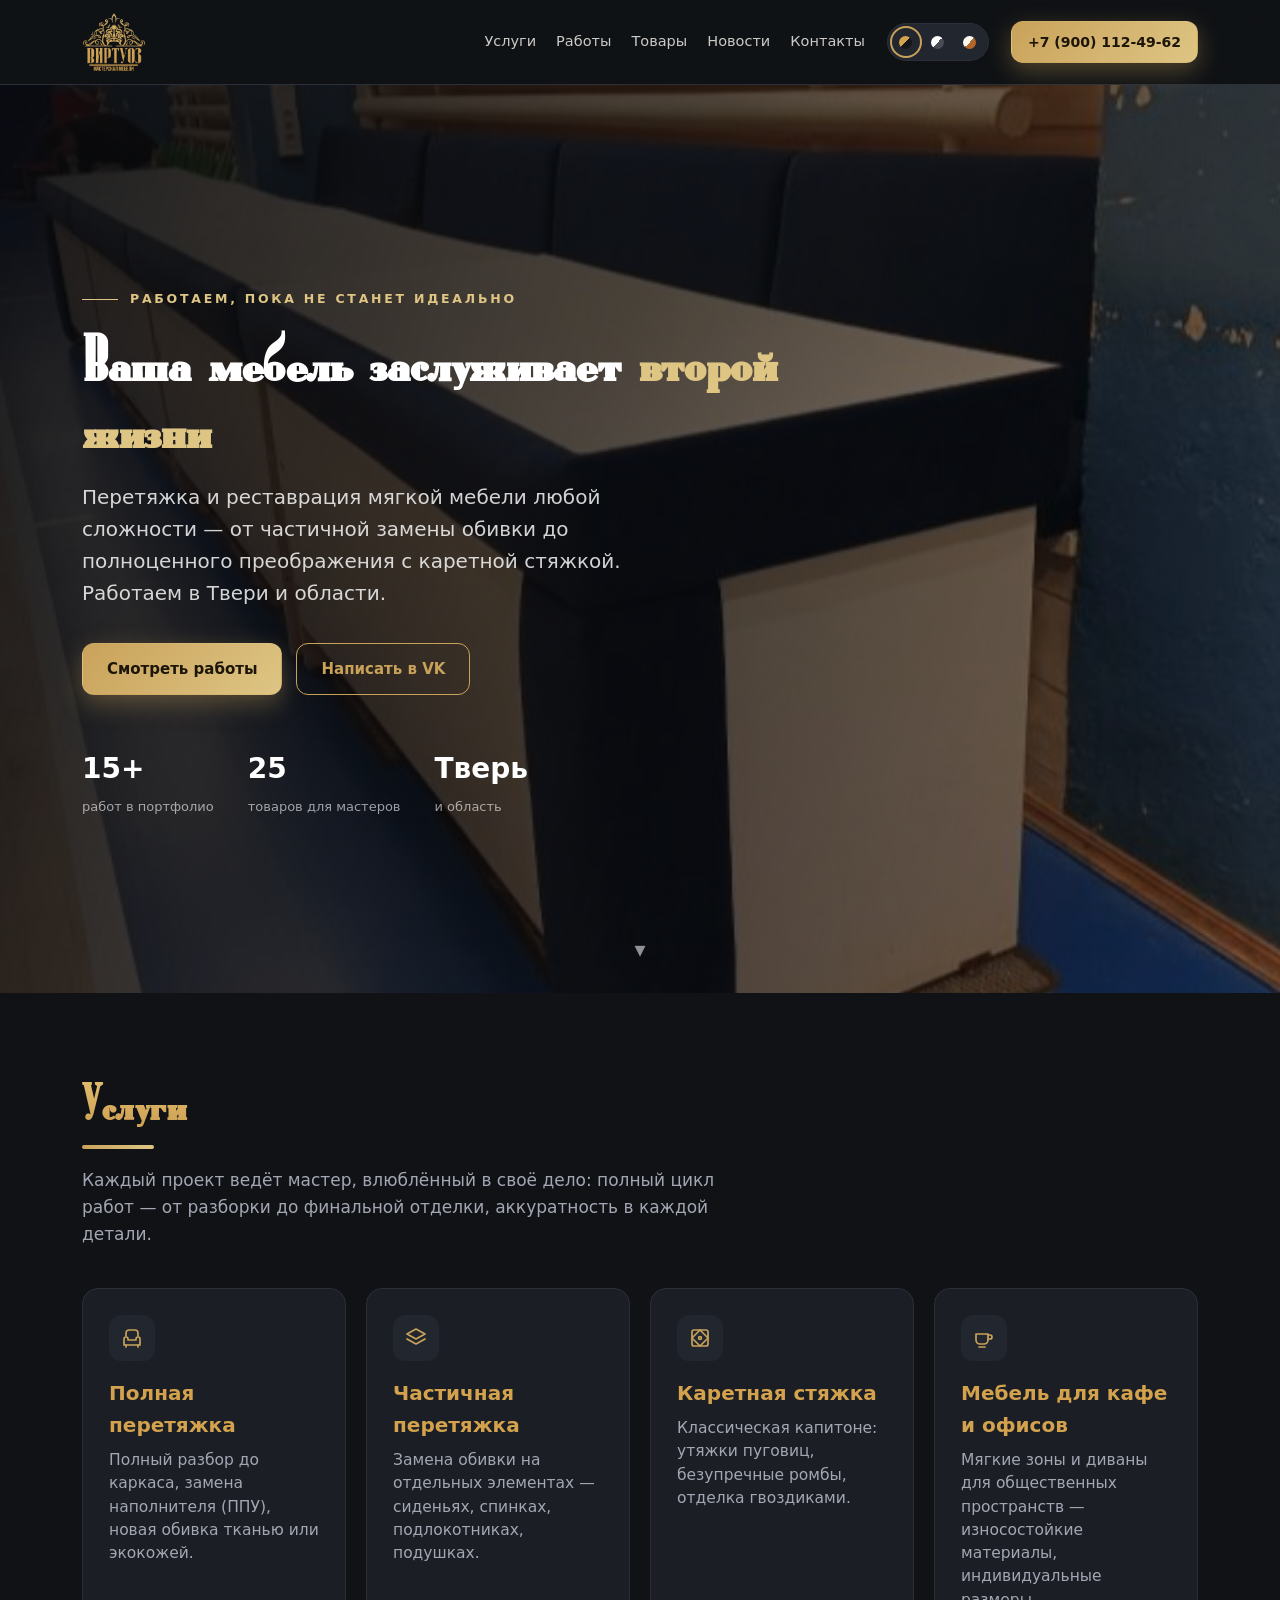
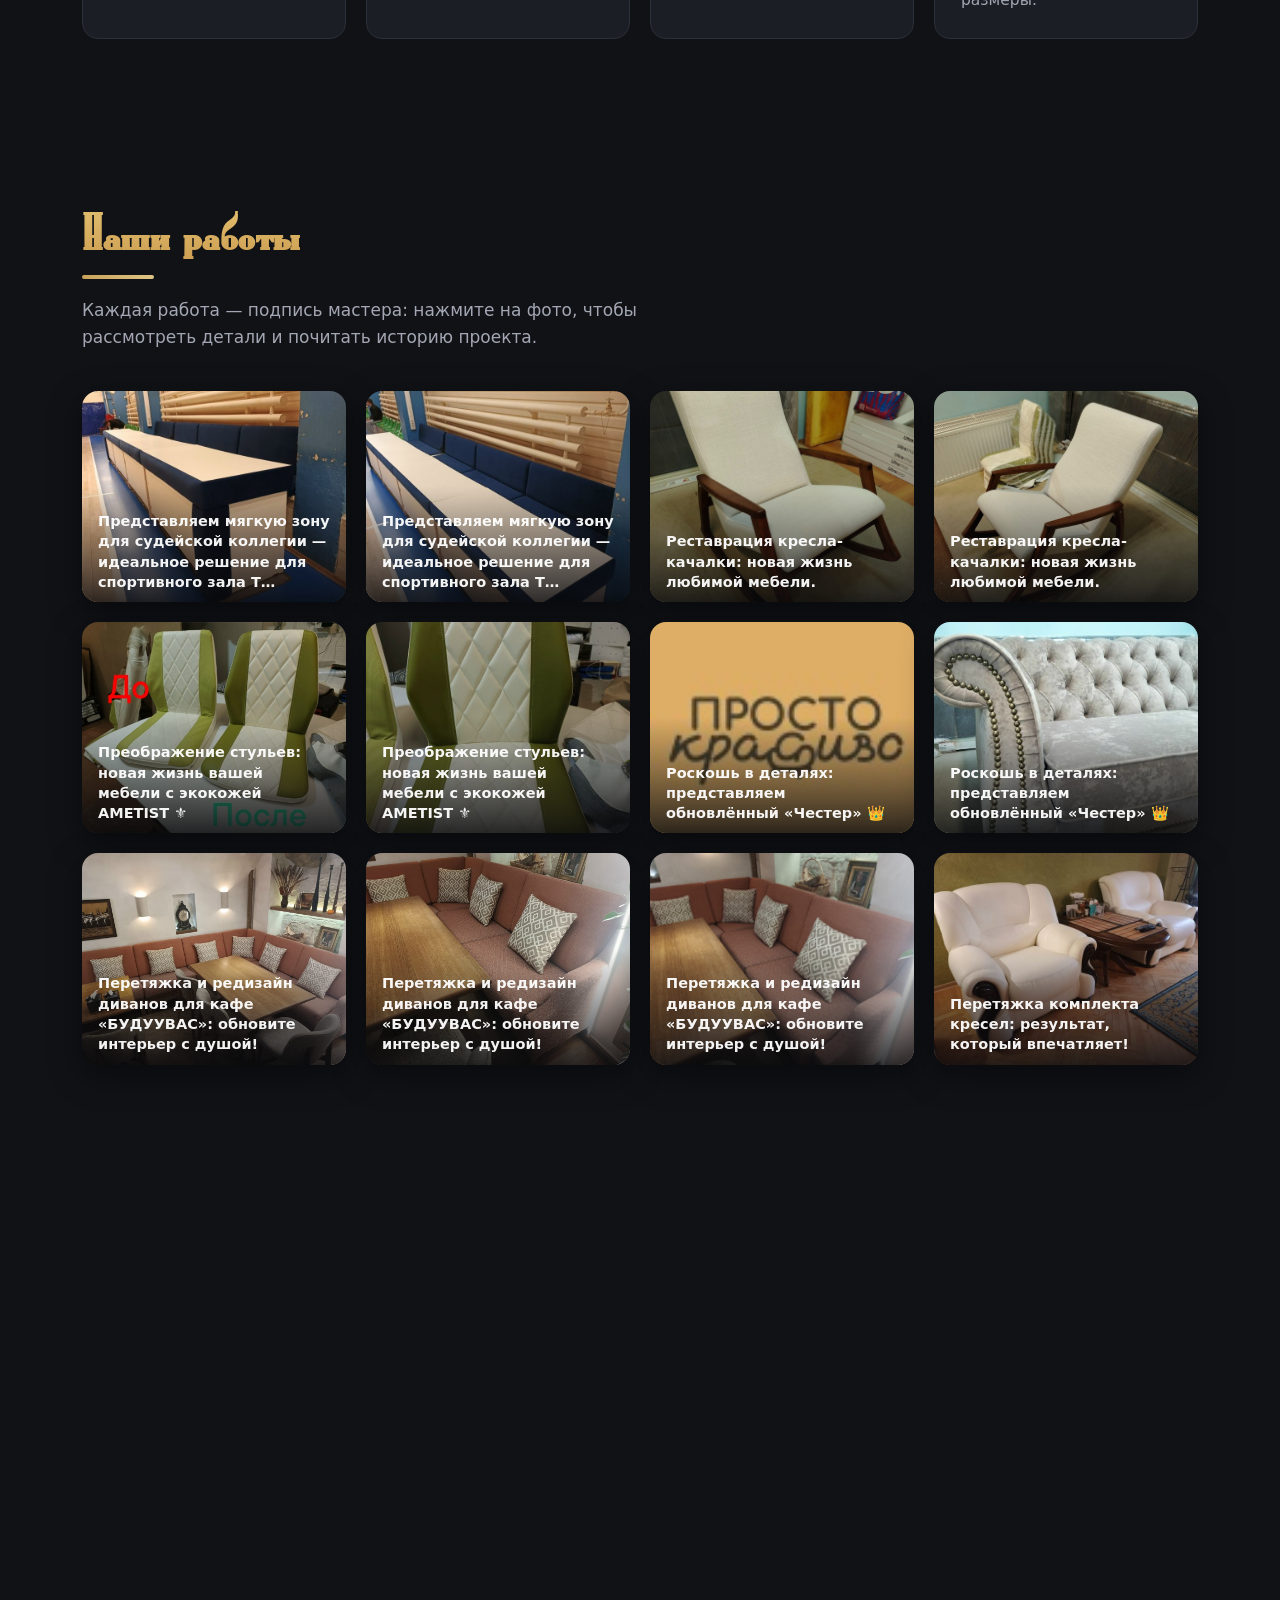
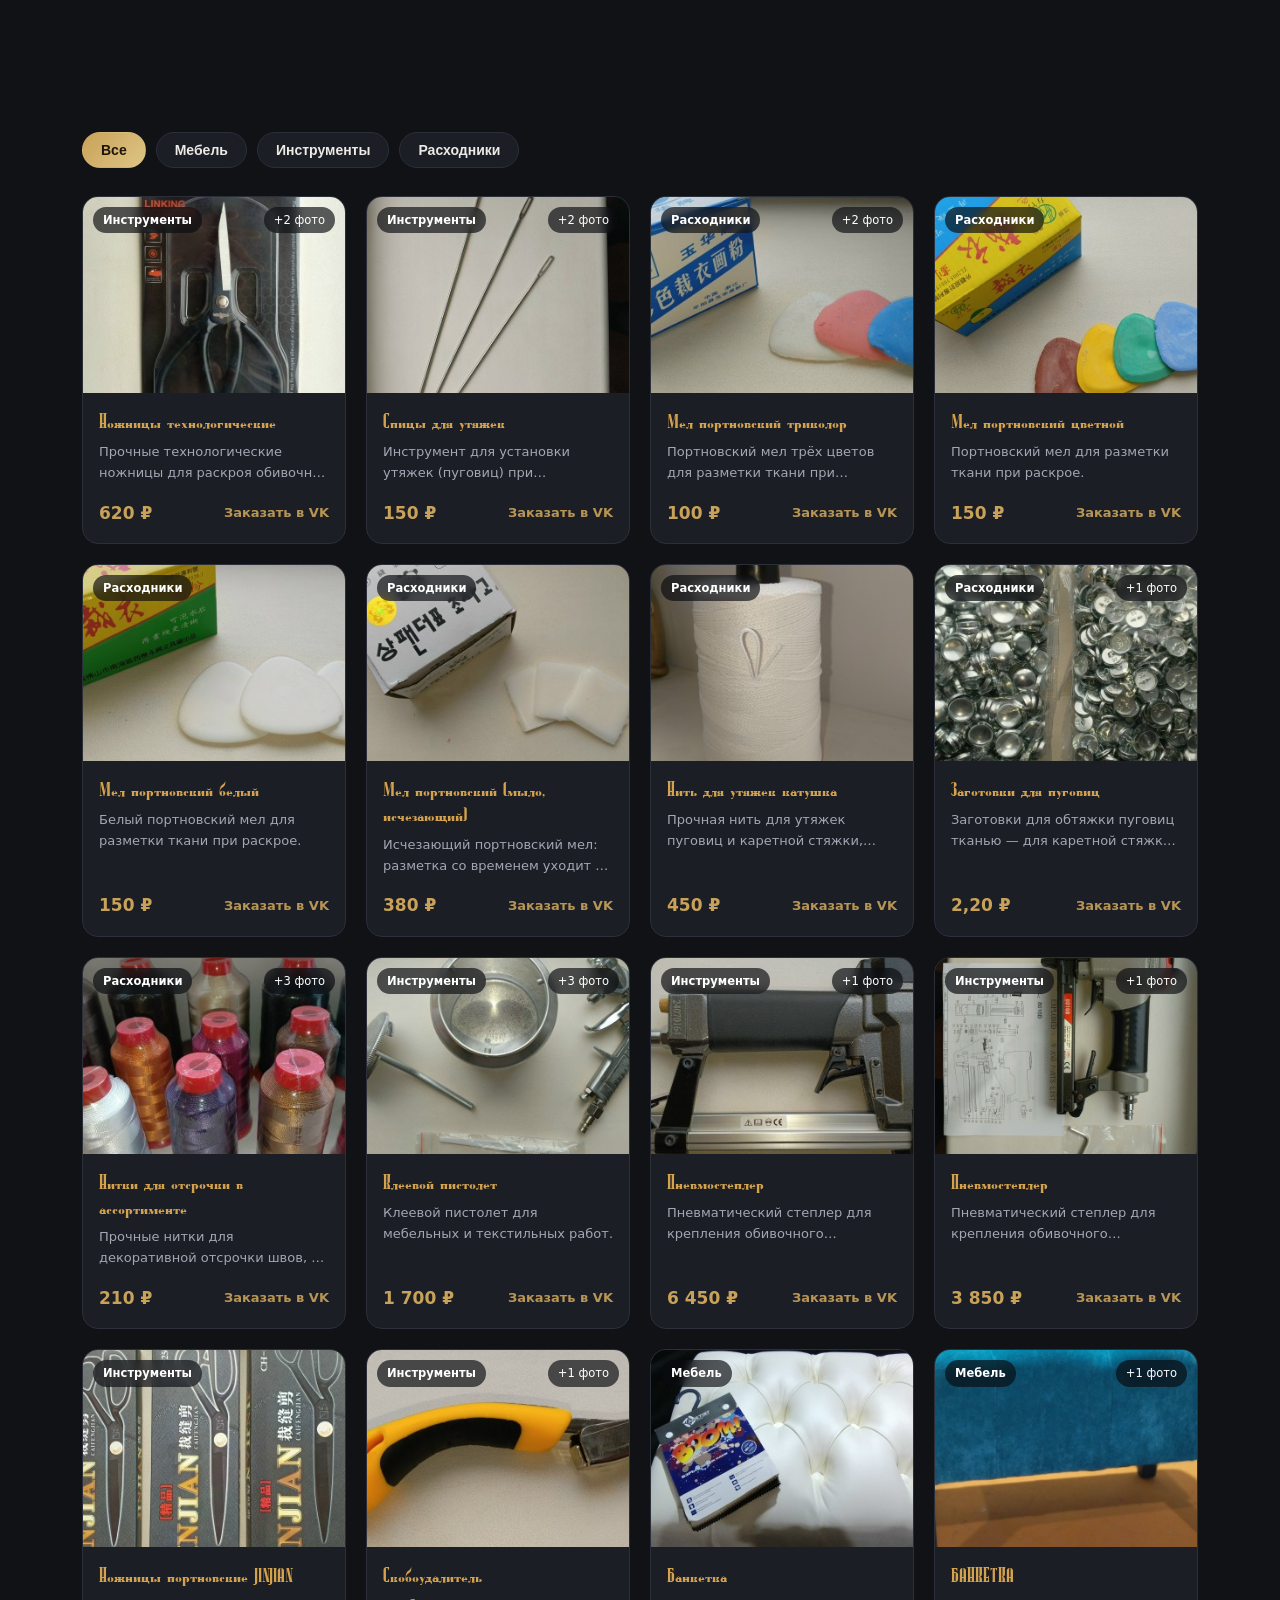
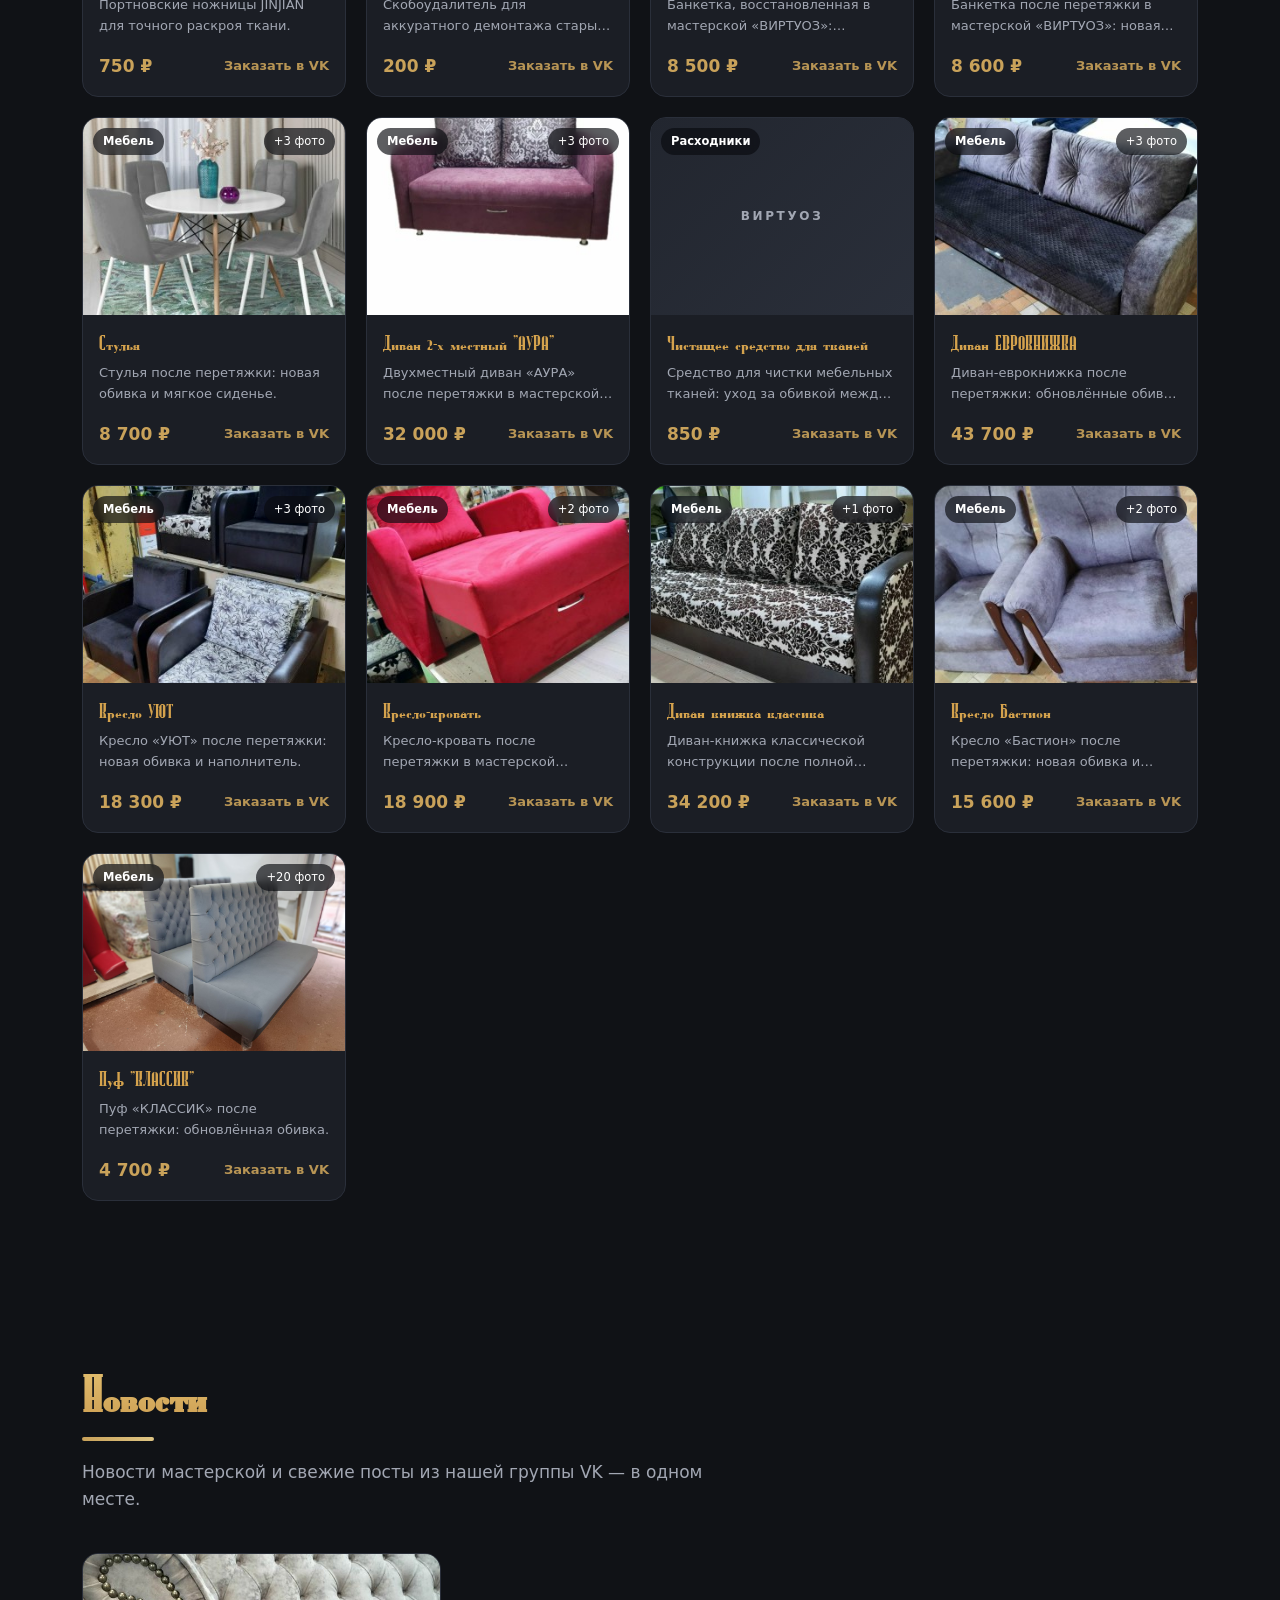
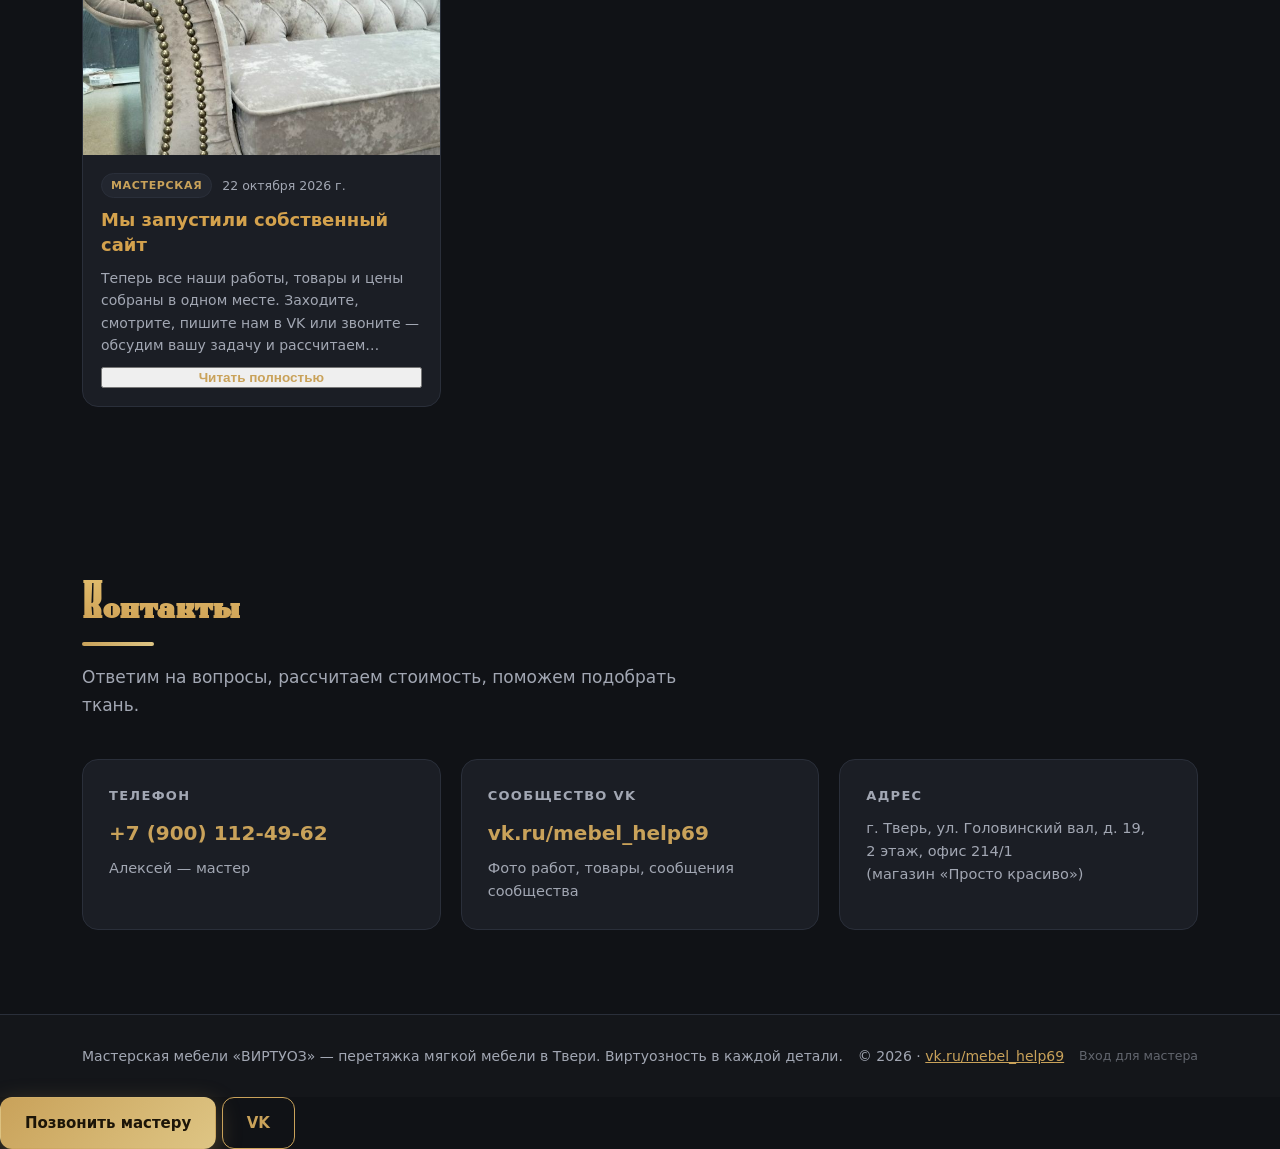
<file: index.html>
<!DOCTYPE html>
<html lang="ru" data-theme="dark">
<head>
<meta charset="utf-8">
<meta name="viewport" content="width=device-width, initial-scale=1">
<title>Мастерская мебели «ВИРТУОЗ» — перетяжка мягкой мебели в Твери</title>
<meta name="description" content="Перетяжка и реставрация мягкой мебели в Твери: диваны, кресла, стулья, каретная стяжка. Работы, цены на материалы, новости мастерской. +7 (900) 112-49-62">
<meta name="theme-color" content="#101216">
<link rel="icon" type="image/svg+xml" href="favicon.svg">
<link rel="icon" type="image/png" sizes="64x64" href="img/favicon-64.png">
<link rel="icon" type="image/png" sizes="192x192" href="img/icon-192.png">
<link rel="apple-touch-icon" href="img/icon-192.png">
<link rel="manifest" href="manifest.json">
<link rel="stylesheet" href="css/style.css">
</head>
<body>

<header class="site-header">
  <div class="header-in">
    <a class="logo" href="#top"><span class="logo-img" role="img" aria-label="ВИРТУОЗ — мастерская мебели"></span></a>
    <nav>
      <a href="#services">Услуги</a>
      <a href="#works">Работы</a>
      <a href="#products">Товары</a>
      <a href="#news">Новости</a>
      <a href="#contacts">Контакты</a>
    </nav>
    <div class="theme-switch" role="group" aria-label="Тема оформления">
      <button type="button" data-set-theme="dark" aria-label="Тёмная тема" aria-pressed="true"><span class="dot dot-dark"></span></button>
      <button type="button" data-set-theme="light" aria-label="Светлая тема" aria-pressed="false"><span class="dot dot-light"></span></button>
      <button type="button" data-set-theme="warm" aria-label="Тёплая тема" aria-pressed="false"><span class="dot dot-warm"></span></button>
    </div>
    <a class="btn btn-primary header-phone" href="tel:+79001124962">+7 (900) 112-49-62</a>
    <button class="nav-toggle" type="button" aria-label="Меню" aria-expanded="false" aria-controls="mobileNav"><span class="nt-bar"></span><span class="nt-bar"></span><span class="nt-bar"></span></button>
  </div>
  <nav id="mobileNav" class="mobile-nav" hidden>
    <a href="#services">Услуги</a>
    <a href="#works">Работы</a>
    <a href="#products">Товары</a>
    <a href="#news">Новости</a>
    <a href="#contacts">Контакты</a>
    <div class="mn-actions">
      <a class="btn btn-primary" href="tel:+79001124962">Позвонить мастеру</a>
      <a class="btn btn-ghost" href="https://vk.ru/mebel_help69" target="_blank" rel="noopener">VK</a>
    </div>
  </nav>
</header>

<section class="hero" id="top">
  <div class="hero-slides" id="heroSlides"></div>
  <div class="hero-overlay"></div>
  <div class="hero-content">
    <p class="overline" id="heroSlogan">Виртуозность в каждой детали</p>
    <h1>Ваша мебель заслуживает <em>второй жизни</em></h1>
    <p class="lead">Перетяжка и реставрация мягкой мебели любой сложности — от частичной замены обивки до полноценного преображения с каретной стяжкой. Работаем в Твери и области.</p>
    <div class="hero-actions">
      <a class="btn btn-primary" href="#works">Смотреть работы</a>
      <a class="btn btn-ghost" href="https://vk.ru/mebel_help69" target="_blank" rel="noopener">Написать в VK</a>
    </div>
    <div class="hero-stats">
      <div class="stat"><b>15+</b><span>работ в портфолио</span></div>
      <div class="stat"><b>25</b><span>товаров для мастеров</span></div>
      <div class="stat"><b>Тверь</b><span>и область</span></div>
    </div>
  </div>
  <a class="scroll-hint" href="#services" aria-label="Листайте вниз">▾</a>
</section>

<section id="services">
  <div class="wrap">
    <div class="reveal"><h2>Услуги</h2></div>
    <p class="sub reveal">Каждый проект ведёт мастер, влюблённый в своё дело: полный цикл работ — от разборки до финальной отделки, аккуратность в каждой детали.</p>
    <div class="cards services-grid">
      <div class="service-card reveal">
        <div class="s-icon"><svg viewBox="0 0 24 24"><path d="M6 10V7a3 3 0 0 1 3-3h6a3 3 0 0 1 3 3v3"/><path d="M4 19v-6a2 2 0 0 1 4 0v1h8v-1a2 2 0 0 1 4 0v6z"/><path d="M6 19v2M18 19v2"/></svg></div>
        <h3>Полная перетяжка</h3>
        <p>Полный разбор до каркаса, замена наполнителя (ППУ), новая обивка тканью или экокожей.</p>
      </div>
      <div class="service-card reveal">
        <div class="s-icon"><svg viewBox="0 0 24 24"><path d="M12 3l9 5-9 5-9-5z"/><path d="M3 13l9 5 9-5"/></svg></div>
        <h3>Частичная перетяжка</h3>
        <p>Замена обивки на отдельных элементах — сиденьях, спинках, подлокотниках, подушках.</p>
      </div>
      <div class="service-card reveal">
        <div class="s-icon"><svg viewBox="0 0 24 24"><rect x="4" y="4" width="16" height="16" rx="2"/><path d="M4 12l8-8 8 8-8 8z"/><circle cx="12" cy="12" r="1.4"/></svg></div>
        <h3>Каретная стяжка</h3>
        <p>Классическая капитоне: утяжки пуговиц, безупречные ромбы, отделка гвоздиками.</p>
      </div>
      <div class="service-card reveal">
        <div class="s-icon"><svg viewBox="0 0 24 24"><path d="M4 8h12v6a4 4 0 0 1-4 4H8a4 4 0 0 1-4-4z"/><path d="M16 9h2a2 2 0 0 1 0 4h-2"/><path d="M7 21h6"/></svg></div>
        <h3>Мебель для кафе и офисов</h3>
        <p>Мягкие зоны и диваны для общественных пространств — износостойкие материалы, индивидуальные размеры.</p>
      </div>
    </div>
  </div>
</section>

<section id="works">
  <div class="wrap">
    <div class="reveal"><h2>Наши работы</h2></div>
    <p class="sub reveal">Каждая работа — подпись мастера: нажмите на фото, чтобы рассмотреть детали и почитать историю проекта.</p>
    <div class="works-grid" id="worksGrid"></div>
    <div class="works-cta reveal"><a class="btn btn-ghost" href="https://vk.ru/mebel_help69" target="_blank" rel="noopener">Больше работ — в нашей группе VK</a></div>
  </div>
</section>

<section id="products">
  <div class="wrap">
    <div class="reveal"><h2>Товары</h2></div>
    <p class="sub reveal">Инструменты и материалы для перетяжки из нашего магазина. Заказ и консультация — через VK.</p>
    <div class="chips" id="productChips"></div>
    <div class="products-grid" id="productsGrid"></div>
  </div>
</section>

<section id="news">
  <div class="wrap">
    <div class="reveal"><h2>Новости</h2></div>
    <p class="sub reveal">Новости мастерской и свежие посты из нашей группы VK — в одном месте.</p>
    <div class="news-grid" id="newsGrid"></div>
  </div>
</section>

<section id="contacts">
  <div class="wrap">
    <div class="reveal"><h2>Контакты</h2></div>
    <p class="sub reveal">Ответим на вопросы, рассчитаем стоимость, поможем подобрать ткань.</p>
    <div class="contact-grid">
      <div class="contact-card reveal">
        <h3>Телефон</h3>
        <a href="tel:+79001124962">+7 (900) 112-49-62</a>
        <p>Алексей — мастер</p>
      </div>
      <div class="contact-card reveal">
        <h3>Сообщество VK</h3>
        <a href="https://vk.ru/mebel_help69" target="_blank" rel="noopener">vk.ru/mebel_help69</a>
        <p>Фото работ, товары, сообщения сообщества</p>
      </div>
      <div class="contact-card reveal">
        <h3>Адрес</h3>
        <p>г. Тверь, ул. Головинский вал, д. 19,<br>2 этаж, офис 214/1<br>(магазин «Просто красиво»)</p>
      </div>
    </div>
  </div>
</section>

<footer>
  <div class="wrap foot-in">
    <div>Мастерская мебели «ВИРТУОЗ» — перетяжка мягкой мебели в Твери. Виртуозность в каждой детали.</div>
    <div>© <span id="year"></span> · <a href="https://vk.ru/mebel_help69" target="_blank" rel="noopener">vk.ru/mebel_help69</a></div>
    <a class="admin-link" href="admin/index.html">Вход для мастера</a>
  </div>
</footer>

<div class="lightbox" id="lightbox" hidden>
  <div class="lb-box">
    <button type="button" class="lb-btn lb-close" id="lbClose" aria-label="Закрыть">✕</button>
    <button type="button" class="lb-btn lb-prev" id="lbPrev" aria-label="Предыдущая работа">‹</button>
    <div class="lb-img-wrap">
      <span class="lb-count" id="lbCount"></span>
      <img id="lbImg" alt="">
    </div>
    <button type="button" class="lb-btn lb-next" id="lbNext" aria-label="Следующая работа">›</button>
    <div class="lb-cap">
      <h3 id="lbTitle"></h3>
      <p id="lbText"></p>
    </div>
  </div>
</div>

<div class="mobile-cta">
  <a class="btn btn-primary" href="tel:+79001124962">Позвонить мастеру</a>
  <a class="btn btn-ghost" href="https://vk.ru/mebel_help69" target="_blank" rel="noopener">VK</a>
</div>

<script src="js/config.js"></script>
<script src="data/products.js"></script>
<script src="data/news.js"></script>
<script src="data/works.js"></script>
<script src="js/store.js"></script>
<script src="js/main.js"></script>
</body>
</html>
</file>
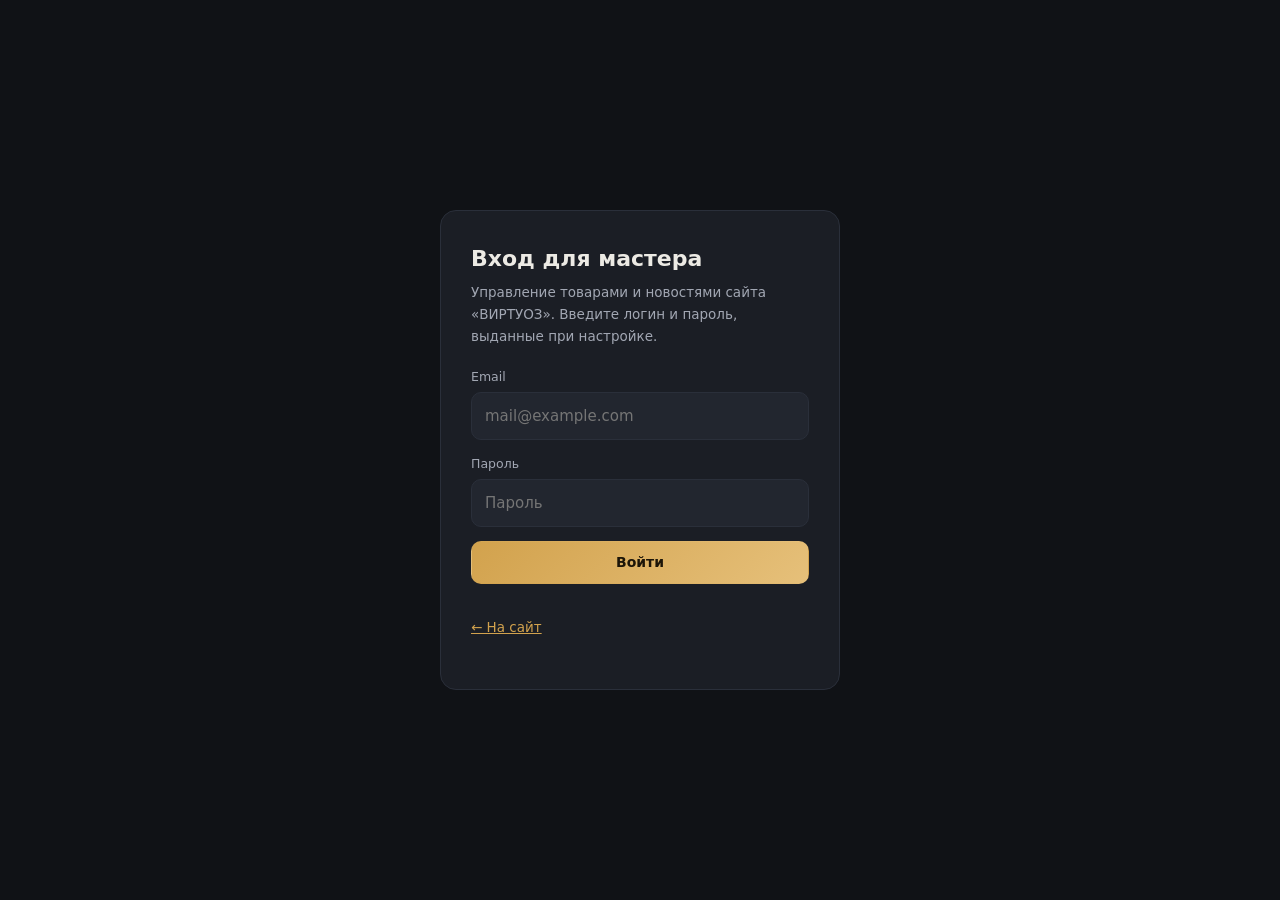
<file: admin/index.html>
<!DOCTYPE html>
<html lang="ru">
<head>
<meta charset="utf-8">
<meta name="viewport" content="width=device-width, initial-scale=1">
<title>Админ-панель — Мастерская «ВИРТУОЗ»</title>
<meta name="robots" content="noindex">
<link rel="icon" type="image/svg+xml" href="../favicon.svg">
<link rel="stylesheet" href="admin.css">
</head>
<body>

<div class="login" id="loginView" hidden>
  <div class="login-card">
    <h1>Вход для мастера</h1>
    <p>Управление товарами и новостями сайта «ВИРТУОЗ». Введите логин и пароль, выданные при настройке.</p>
    <div class="f"><label for="inEmail">Email</label><input id="inEmail" type="email" autocomplete="username" placeholder="mail@example.com"></div>
    <div class="f"><label for="inPass">Пароль</label><input id="inPass" type="password" autocomplete="current-password" placeholder="Пароль"></div>
    <button class="btn btn-primary" id="btnLogin" style="width:100%">Войти</button>
    <p class="err" id="loginErr"></p>
    <p class="t-meta" style="margin-top:14px"><a href="../index.html">← На сайт</a></p>
  </div>
</div>

<div id="appView" hidden>
  <header class="topbar">
    <div class="topbar-in">
      <a class="logo" href="../index.html"><b>ВИРТУОЗ</b> · админка</a>
      <span class="user" id="userEmail"></span>
      <button class="btn btn-ghost btn-sm" id="btnLogout">Выйти</button>
    </div>
  </header>

  <div class="wrap">
    <div class="tabs" role="tablist">
      <button class="tab" id="tabProducts" role="tab" aria-selected="true">Товары</button>
      <button class="tab" id="tabNews" role="tab" aria-selected="false">Новости</button>
    </div>

    <section id="secProducts">
      <div class="toolbar">
        <button class="btn btn-primary" id="btnAddProduct">+ Добавить товар</button>
        <span class="hint">Изменения появляются на сайте сразу после сохранения.</span>
      </div>
      <div id="productList"></div>
    </section>

    <section id="secNews" hidden>
      <div class="toolbar">
        <button class="btn btn-primary" id="btnAddNews">+ Добавить новость</button>
        <span class="hint">Новости с сайта VK добавляются автоматически, здесь — ваши собственные.</span>
      </div>
      <div id="newsList"></div>
    </section>
  </div>
</div>

<div class="modal-back" id="modalBack" hidden style="display:none">
  <div class="modal">
    <h2 id="modalTitle"></h2>
    <div id="modalBody"></div>
    <p class="err" id="modalErr"></p>
    <div class="f-actions">
      <button class="btn btn-ghost" id="modalCancel">Отмена</button>
      <button class="btn btn-primary" id="modalSave">Сохранить</button>
    </div>
  </div>
</div>

<div class="toast" id="toast"></div>

<script src="../js/config.js"></script>
<script src="admin.js"></script>
</body>
</html>
</file>
<file: css/style.css>
@font-face{font-family:'Bertilion';src:url('../fonts/bertilion.woff2') format('woff2'),url('../fonts/bertilion.ttf') format('truetype');font-weight:400;font-style:normal;font-display:swap}
:root, html[data-theme="dark"]{--bg:#101216;--bg2:#14161a;--surface:#1b1e25;--surface2:#22262f;--text:#eceae4;--muted:#a2a7b3;--heading:#e9e7e0;--gold:#d4a24d;--accent:#c9a25a;--accent2:#dec584;--accent-contrast:#1c1508;--border:#2a2f3a;--glass:rgba(16,18,22,.72);--shadow:0 10px 34px rgba(0,0,0,.45);--radius:16px}
html[data-theme="light"]{--bg:#f4f6fa;--bg2:#eef1f6;--surface:#ffffff;--surface2:#f6f8fc;--text:#20242c;--muted:#626a78;--heading:#3c3f45;--gold:#8f6a2c;--accent:#474b54;--accent2:#6a6f7a;--accent-contrast:#ffffff;--border:#e1e5ec;--glass:rgba(255,255,255,.75);--shadow:0 10px 30px rgba(24,32,48,.10)}
html[data-theme="warm"]{--bg:#f6efe3;--bg2:#f2e9d9;--surface:#fffdf8;--surface2:#faf4e9;--text:#40342a;--muted:#8a7a66;--heading:#463a2e;--gold:#96692a;--accent:#b3672b;--accent2:#cf8a4a;--accent-contrast:#fff8ef;--border:#e9dcc6;--glass:rgba(255,253,248,.78);--shadow:0 10px 30px rgba(96,64,22,.12)}
*{box-sizing:border-box}
html{scroll-behavior:smooth}
body{margin:0;font:17px/1.6 system-ui,-apple-system,'Segoe UI',Roboto,Arial,sans-serif;background:var(--bg);color:var(--text);transition:background .35s,color .35s;overflow-x:hidden;-webkit-tap-highlight-color:transparent}
h1,h2,h3,h4{font-family:'Bertilion',Georgia,'Times New Roman',serif;color:var(--heading)}
.service-card h3,.n-title,.lb-cap h3,.contact-card h3{font-family:system-ui,-apple-system,'Segoe UI',Roboto,Arial,sans-serif;font-weight:800;letter-spacing:0}
.service-card h3,.n-title,.lb-cap h3{color:var(--gold)}
[hidden]{display:none!important}
img{max-width:100%}
a{color:var(--accent)}
::selection{background:var(--accent);color:var(--accent-contrast)}
::-webkit-scrollbar{width:11px}
::-webkit-scrollbar-track{background:var(--bg2)}
::-webkit-scrollbar-thumb{background:var(--border);border-radius:8px;border:2px solid var(--bg2)}
::-webkit-scrollbar-thumb:hover{background:var(--muted)}
.wrap{max-width:1160px;margin:0 auto;padding:0 22px}
section{padding:84px 0;scroll-margin-top:92px}
h2{font-size:clamp(30px,5vw,48px);line-height:1.12;margin:0;letter-spacing:-.01em}
html[data-theme="dark"] h2{color:#d4a24d}
html[data-theme="light"] h2{color:#8f6a2c}
html[data-theme="warm"] h2{color:#96692a}
@supports ((-webkit-background-clip:text) or (background-clip:text)){
html[data-theme="dark"] h2{background:linear-gradient(180deg,#e2bd6e,#c6954a);-webkit-background-clip:text;background-clip:text;-webkit-text-fill-color:transparent;color:transparent}
html[data-theme="light"] h2{background:linear-gradient(180deg,#a8823a,#7d5c22);-webkit-background-clip:text;background-clip:text;-webkit-text-fill-color:transparent;color:transparent}
html[data-theme="warm"] h2{background:linear-gradient(180deg,#ad7d33,#835822);-webkit-background-clip:text;background-clip:text;-webkit-text-fill-color:transparent;color:transparent}
}
h2::after{content:'';display:block;width:72px;height:4px;border-radius:2px;background:linear-gradient(90deg,var(--accent),var(--accent2));margin-top:14px}
.sub{color:var(--muted);margin:18px 0 40px;max-width:640px}

.site-header{position:sticky;top:0;z-index:40;background:var(--glass);backdrop-filter:blur(14px);-webkit-backdrop-filter:blur(14px);border-bottom:1px solid var(--border)}
.header-in{display:flex;align-items:center;gap:22px;padding:12px 22px;max-width:1160px;margin:0 auto;flex-wrap:wrap}
.logo{display:flex;align-items:center;text-decoration:none;line-height:1.05}
.logo-img{display:block;width:64px;height:60px;background:no-repeat center/contain}
html[data-theme="dark"] .logo-img{background-image:url('../img/logo-gold-dark.png')}
html[data-theme="light"] .logo-img{background-image:url('../img/logo-gold-light.png')}
html[data-theme="warm"] .logo-img{background-image:url('../img/logo-gold-warm.png')}
nav:not(.mobile-nav){display:flex;gap:20px;margin-left:auto}
nav:not(.mobile-nav) a{color:var(--text);text-decoration:none;font-size:14.5px;opacity:.85;position:relative;padding:4px 0}
nav:not(.mobile-nav) a::after{content:'';position:absolute;left:0;bottom:0;width:0;height:2px;background:var(--accent);border-radius:2px;transition:width .25s}
nav:not(.mobile-nav) a:hover{opacity:1}
nav:not(.mobile-nav) a:hover::after{width:100%}
.theme-switch{display:flex;gap:6px;background:var(--surface2);border:1px solid var(--border);padding:5px;border-radius:24px}
.theme-switch button{width:26px;height:26px;border-radius:50%;border:none;background:transparent;cursor:pointer;padding:0;display:grid;place-items:center;transition:transform .15s}
.theme-switch button:hover{transform:scale(1.12)}
.theme-switch button[aria-pressed="true"]{outline:2px solid var(--accent);outline-offset:1px}
.dot{width:13px;height:13px;border-radius:50%;display:block}
.dot-dark{background:linear-gradient(135deg,#d2a24d 50%,#14161a 50%)}
.dot-light{background:linear-gradient(135deg,#ffffff 50%,#474b54 50%)}
.dot-warm{background:linear-gradient(135deg,#fffbf3 50%,#b3672b 50%)}
.nav-toggle{display:none;width:44px;height:44px;border:1px solid var(--border);background:var(--surface2);border-radius:12px;cursor:pointer;padding:0;position:relative;flex:0 0 auto}
.nav-toggle .nt-bar{position:absolute;left:11px;right:11px;height:2px;border-radius:2px;background:var(--text);transition:transform .25s,opacity .2s;top:14px}
.nav-toggle .nt-bar:nth-child(2){top:21px}
.nav-toggle .nt-bar:nth-child(3){top:28px}
.nav-toggle[aria-expanded="true"] .nt-bar:nth-child(1){transform:translateY(7px) rotate(45deg)}
.nav-toggle[aria-expanded="true"] .nt-bar:nth-child(2){opacity:0}
.nav-toggle[aria-expanded="true"] .nt-bar:nth-child(3){transform:translateY(-7px) rotate(-45deg)}

.btn{display:inline-block;padding:13px 24px;border-radius:12px;text-decoration:none;font-weight:700;font-size:15px;border:1px solid transparent;transition:transform .18s,box-shadow .18s;cursor:pointer}
.btn:hover{transform:translateY(-2px)}
.btn-primary{background:linear-gradient(135deg,var(--accent),var(--accent2));color:var(--accent-contrast);box-shadow:0 8px 24px color-mix(in srgb,var(--accent) 35%, transparent)}
.btn-ghost{border-color:var(--accent);color:var(--accent);background:transparent}
.btn-ghost:hover{background:var(--accent);color:var(--accent-contrast)}
.header-phone{padding:9px 16px;font-size:14px}

.hero{position:relative;min-height:92vh;display:flex;align-items:center;overflow:hidden;color:#fff}
.hero-slides{position:absolute;inset:0}
.hero-slide{position:absolute;inset:0;background-size:cover;background-position:center;opacity:0;transition:opacity 1.4s ease;transform-origin:center}
.hero-slide.active{opacity:1;animation:kenburns 9s ease-out forwards}
@keyframes kenburns{from{transform:scale(1)}to{transform:scale(1.12)}}
.hero-overlay{position:absolute;inset:0;background:linear-gradient(105deg,rgba(8,9,12,.92) 0%,rgba(8,9,12,.72) 45%,rgba(8,9,12,.35) 100%)}
html[data-theme="light"] .hero-overlay,html[data-theme="warm"] .hero-overlay{background:linear-gradient(105deg,rgba(10,11,14,.88) 0%,rgba(10,11,14,.62) 45%,rgba(10,11,14,.28) 100%)}
.hero-content{position:relative;z-index:2;max-width:1160px;margin:0 auto;padding:120px 22px 90px;width:100%}
.overline{letter-spacing:.22em;text-transform:uppercase;font-size:12.5px;color:var(--accent2);font-weight:700;margin:0 0 18px;display:flex;align-items:center;gap:12px}
.overline::before{content:'';width:36px;height:1px;background:var(--accent2)}
@keyframes sloganIn{from{opacity:0;transform:translateY(6px)}to{opacity:1;transform:none}}
.overline.swap{animation:sloganIn .6s ease}
.hero h1{font-size:clamp(33px,5.8vw,62px);line-height:1.08;margin:0 0 20px;max-width:820px;letter-spacing:-.015em;color:#fff}
.hero h1 em{font-style:normal;color:var(--accent2)}
.lead{font-size:clamp(16.5px,2vw,20px);color:rgba(255,255,255,.82);max-width:620px;margin:0 0 34px}
.hero-actions{display:flex;gap:14px;flex-wrap:wrap}
.hero-stats{display:flex;gap:34px;margin-top:52px;flex-wrap:wrap}
.stat b{display:block;font-size:28px;color:#fff}
.stat span{font-size:13px;color:rgba(255,255,255,.6)}
.scroll-hint{position:absolute;bottom:26px;left:50%;transform:translateX(-50%);z-index:2;color:rgba(255,255,255,.55);font-size:22px;animation:float 2.2s ease-in-out infinite;text-decoration:none}
@keyframes float{0%,100%{transform:translate(-50%,0)}50%{transform:translate(-50%,8px)}}

.reveal{opacity:0;transform:translateY(26px);transition:opacity .7s ease,transform .7s ease}
.reveal.is-visible{opacity:1;transform:none}
.reveal:nth-child(2){transition-delay:.08s}
.reveal:nth-child(3){transition-delay:.16s}
.reveal:nth-child(4){transition-delay:.24s}

.cards{display:grid;gap:20px}
.services-grid{grid-template-columns:repeat(auto-fit,minmax(250px,1fr))}
.service-card{background:var(--surface);border:1px solid var(--border);border-radius:var(--radius);padding:26px;transition:transform .25s,border-color .25s,box-shadow .25s}
.service-card:hover{transform:translateY(-5px);border-color:var(--accent);box-shadow:var(--shadow)}
.s-icon{width:46px;height:46px;border-radius:12px;display:grid;place-items:center;background:var(--surface2);color:var(--accent);margin-bottom:16px}
.s-icon svg{width:24px;height:24px;stroke:currentColor;fill:none;stroke-width:1.7;stroke-linecap:round;stroke-linejoin:round}
.service-card h3{margin:0 0 8px;font-size:20px}
.service-card p{margin:0;color:var(--muted);font-size:15.5px;line-height:1.5}

.works-grid{display:grid;grid-template-columns:repeat(auto-fill,minmax(255px,1fr));gap:20px}
.work-card{margin:0;position:relative;border-radius:var(--radius);overflow:hidden;cursor:pointer;box-shadow:var(--shadow);isolation:isolate}
.work-card img{width:100%;aspect-ratio:4/3.2;object-fit:cover;display:block;transition:transform .5s ease}
.work-card:hover img{transform:scale(1.06)}
.work-card::after{content:'';position:absolute;inset:0;background:linear-gradient(180deg,transparent 45%,rgba(8,9,12,.82));z-index:1}
.work-cap{position:absolute;left:0;right:0;bottom:0;padding:16px;z-index:2;color:#fff;font-weight:600;font-size:14.5px;line-height:1.4;transform:translateY(6px);opacity:.95;transition:transform .3s}
.work-card:hover .work-cap{transform:none}
.work-zoom{position:absolute;top:12px;right:12px;z-index:2;width:34px;height:34px;border-radius:50%;background:rgba(255,255,255,.14);backdrop-filter:blur(6px);display:grid;place-items:center;color:#fff;font-size:16px;opacity:0;transition:opacity .25s}
.work-card:hover .work-zoom{opacity:1}
.works-cta{margin-top:32px}

.chips{display:flex;gap:10px;flex-wrap:wrap;margin:0 0 28px}
.chip{padding:9px 18px;border-radius:24px;border:1px solid var(--border);background:var(--surface);color:var(--text);font-size:14px;font-weight:600;cursor:pointer;transition:all .2s}
.chip:hover{border-color:var(--accent)}
.chip[aria-pressed="true"]{background:linear-gradient(135deg,var(--accent),var(--accent2));color:var(--accent-contrast);border-color:transparent}
.products-grid{display:grid;grid-template-columns:repeat(auto-fill,minmax(228px,1fr));gap:20px}
.product-card{position:relative;display:flex;flex-direction:column;background:var(--surface);border:1px solid var(--border);border-radius:var(--radius);overflow:hidden;transition:transform .22s,border-color .22s,box-shadow .22s}
.product-card:hover{transform:translateY(-4px);border-color:var(--accent);box-shadow:var(--shadow)}
.p-img{position:relative;display:block}
.p-img img{width:100%;aspect-ratio:4/3;object-fit:cover;display:block}
.product-ph{width:100%;aspect-ratio:4/3;display:grid;place-items:center;background:linear-gradient(135deg,var(--surface2),var(--border));color:var(--muted);font-weight:800;letter-spacing:.22em;font-size:12px;text-transform:uppercase}
.p-cat{position:absolute;top:10px;left:10px;background:rgba(10,12,16,.66);backdrop-filter:blur(4px);color:#fff;font-size:11.5px;font-weight:600;padding:4px 10px;border-radius:20px}
.p-count{position:absolute;top:10px;right:10px;background:rgba(10,12,16,.66);backdrop-filter:blur(4px);color:#fff;font-size:11.5px;padding:4px 10px;border-radius:20px}
.p-body{display:flex;flex-direction:column;gap:8px;padding:16px;flex:1}
.p-title{margin:0;font-weight:400;font-size:19px;line-height:1.3;color:var(--gold)}
.p-desc{margin:0;font-size:13px;color:var(--muted);display:-webkit-box;-webkit-line-clamp:2;-webkit-box-orient:vertical;overflow:hidden}
.p-foot{margin-top:auto;display:flex;align-items:center;justify-content:space-between;gap:10px;padding-top:8px}
.p-price{font-weight:800;font-size:17px;color:var(--accent);white-space:nowrap}
.p-link{font-size:13px;font-weight:700;text-decoration:none;color:var(--accent);opacity:.9}
.p-link:hover{opacity:1;text-decoration:underline}

.news-grid{display:grid;grid-template-columns:repeat(auto-fill,minmax(300px,1fr));gap:20px}
.news-card{display:flex;flex-direction:column;background:var(--surface);border:1px solid var(--border);border-radius:var(--radius);overflow:hidden;transition:transform .22s,border-color .22s}
.news-card:hover{transform:translateY(-4px);border-color:var(--accent)}
.n-img{width:100%;aspect-ratio:16/9;object-fit:cover;display:block}
.n-body{padding:18px;display:flex;flex-direction:column;gap:10px;flex:1}
.n-meta{display:flex;gap:10px;align-items:center}
.n-date{font-size:12.5px;color:var(--muted)}
.n-badge{font-size:11px;font-weight:700;letter-spacing:.06em;text-transform:uppercase;padding:3px 9px;border-radius:14px;background:var(--surface2);color:var(--accent);border:1px solid var(--border)}
.n-title{margin:0;font-size:18px;line-height:1.35}
.n-text{margin:0;font-size:14px;color:var(--muted);display:-webkit-box;-webkit-line-clamp:4;-webkit-box-orient:vertical;overflow:hidden;white-space:pre-line}
.n-link{font-size:13.5px;font-weight:700;color:var(--accent);text-decoration:none;margin-top:auto}
.n-link:hover{text-decoration:underline}

.contact-grid{display:grid;grid-template-columns:repeat(auto-fit,minmax(250px,1fr));gap:20px}
.contact-card{background:var(--surface);border:1px solid var(--border);border-radius:var(--radius);padding:26px;transition:transform .22s,border-color .22s}
.contact-card:hover{border-color:var(--accent)}
.contact-card h3{margin:0 0 10px;font-size:13px;text-transform:uppercase;letter-spacing:.1em;color:var(--muted)}
.contact-card a{font-size:20px;font-weight:700;text-decoration:none}
.contact-card p{margin:8px 0 0;color:var(--muted);font-size:14.5px}

footer{border-top:1px solid var(--border);padding:30px 0;color:var(--muted);font-size:14px;background:var(--bg2)}
.foot-in{display:flex;justify-content:space-between;gap:14px;flex-wrap:wrap;align-items:center}
.admin-link{color:var(--muted);opacity:.55;text-decoration:none;font-size:12.5px}
.admin-link:hover{opacity:1;color:var(--accent)}

.sk-card{border-radius:var(--radius);overflow:hidden;background:var(--surface);border:1px solid var(--border)}
.sk-img{aspect-ratio:4/3}
.sk-line{height:13px;margin:14px 16px;border-radius:6px}
.sk-line.short{width:45%}
.sk-img,.sk-line{background:linear-gradient(100deg,var(--surface2) 40%,var(--border) 50%,var(--surface2) 60%);background-size:200% 100%;animation:shimmer 1.4s infinite}
@keyframes shimmer{to{background-position:-200% 0}}

.lightbox{position:fixed;inset:0;z-index:80;background:rgba(6,7,10,.92);backdrop-filter:blur(6px);display:flex;align-items:center;justify-content:center;padding:18px}
.lb-box{position:relative;width:min(920px,96vw)}
.lb-img-wrap{overflow:hidden;border-radius:14px;box-shadow:0 24px 80px rgba(0,0,0,.6)}
#lbImg{display:block;width:100%;max-height:60vh;object-fit:contain;border-radius:14px;transition:opacity .25s}
.lb-cap{background:var(--surface);color:var(--text);border-radius:14px;padding:18px 22px;margin-top:14px;max-height:26vh;overflow:auto}
.lb-cap h3{margin:0 0 8px;font-size:18px}
.lb-cap p{margin:0;font-size:14px;color:var(--muted);white-space:pre-line}
.lb-count{position:absolute;top:-14px;left:18px;background:linear-gradient(135deg,var(--accent),var(--accent2));color:var(--accent-contrast);font-size:12.5px;font-weight:800;padding:5px 12px;border-radius:18px}
.lb-btn{position:absolute;background:rgba(20,22,28,.7);color:#fff;border:1px solid rgba(255,255,255,.14);width:44px;height:44px;border-radius:50%;font-size:22px;cursor:pointer;display:grid;place-items:center;padding:0;transition:background .2s}
.lb-btn:hover{background:var(--accent);color:var(--accent-contrast)}
.lb-close{top:-56px;right:0}
.lb-prev{left:-4px;top:calc(30vh - 22px)}
.lb-next{right:-4px;top:calc(30vh - 22px)}
@media(max-width:700px){.lb-prev{left:6px}.lb-next{right:6px}.lb-close{top:-52px}.lb-box{width:100%}}

@media(max-width:920px){.header-phone{display:none}}
@media(max-width:660px){
body{font-size:16px;padding-bottom:calc(76px + env(safe-area-inset-bottom))}
.nav-toggle{display:block}
nav:not(.mobile-nav){display:none}
.theme-switch{margin-left:auto}
.logo-img{width:52px;height:49px}
.mobile-nav{position:fixed;top:0;left:0;right:0;z-index:39;padding:100px 22px 26px;background:var(--glass);backdrop-filter:blur(14px);-webkit-backdrop-filter:blur(14px);border-bottom:1px solid var(--border);display:flex;flex-direction:column}
.mobile-nav:not([hidden]){animation:navIn .28s ease}
.mobile-nav a{color:var(--text);text-decoration:none;font-size:18px;font-weight:600;padding:13px 10px;border-radius:10px;display:block;opacity:0;animation:navItem .32s ease forwards}
.mobile-nav a:nth-child(1){animation-delay:.02s}
.mobile-nav a:nth-child(2){animation-delay:.06s}
.mobile-nav a:nth-child(3){animation-delay:.1s}
.mobile-nav a:nth-child(4){animation-delay:.14s}
.mobile-nav a:nth-child(5){animation-delay:.18s}
.mobile-nav a:hover,.mobile-nav a:active{background:var(--surface2);color:var(--accent)}
.mobile-nav .mn-actions{display:flex;gap:10px;margin-top:12px;opacity:0;animation:navItem .32s ease .22s forwards}
.mobile-nav .mn-actions .btn{flex:1;text-align:center;padding:12px 8px;font-size:14.5px}
@keyframes navIn{from{opacity:0;transform:translateY(-10px)}to{opacity:1;transform:none}}
@keyframes navItem{from{opacity:0;transform:translateY(-6px)}to{opacity:1;transform:none}}
.mobile-cta{display:flex;position:fixed;left:0;right:0;bottom:0;z-index:38;padding:10px 14px calc(10px + env(safe-area-inset-bottom));background:var(--glass);backdrop-filter:blur(14px);-webkit-backdrop-filter:blur(14px);border-top:1px solid var(--border);gap:10px}
.mobile-cta .btn{flex:1;text-align:center;padding:12px 8px;font-size:15px}
.hero{min-height:82vh;min-height:82svh}
.hero-content{padding:96px 20px 84px}
.hero-actions{flex-direction:column;align-items:stretch}
.hero-actions .btn{text-align:center;max-width:340px;width:100%;margin:0 auto}
.hero-stats{gap:18px}
.stat b{font-size:24px}
section{padding:56px 0;scroll-margin-top:80px}
.sub{margin-bottom:28px}
.service-card{padding:20px}
.works-grid{grid-template-columns:repeat(2,1fr);gap:10px}
.work-cap{font-size:12.5px;padding:12px}
.products-grid{grid-template-columns:repeat(2,1fr);gap:10px}
.p-body{padding:12px;gap:6px}
.p-title{font-size:17px}
.p-desc{font-size:12.5px}
.p-price{font-size:15px}
.chips{flex-wrap:nowrap;overflow-x:auto;margin-bottom:22px;padding-bottom:6px;-webkit-overflow-scrolling:touch;scrollbar-width:thin}
.chips::-webkit-scrollbar{height:5px}
.chips::-webkit-scrollbar-thumb{border:none}
.chip{white-space:nowrap;flex:0 0 auto;padding:9px 14px}
.contact-card a{font-size:18px}
footer .foot-in{flex-direction:column;text-align:center;gap:8px}
.lb-btn{width:48px;height:48px}
}
@media(prefers-reduced-motion:reduce){*{animation:none!important;transition:none!important}.reveal{opacity:1;transform:none}.mobile-nav a,.mobile-nav .mn-actions{opacity:1}}
</file>
<file: admin/admin.css>
:root{--bg:#101216;--surface:#1b1e25;--surface2:#22262f;--text:#eceae4;--muted:#a2a7b3;--accent:#d2a24d;--accent2:#e6c07a;--accent-contrast:#1c1508;--border:#2a2f3a;--danger:#e5604c;--ok:#4caf7d;--radius:14px}
*{box-sizing:border-box}
[hidden]{display:none!important}
body{margin:0;font:15px/1.6 system-ui,-apple-system,'Segoe UI',Roboto,Arial,sans-serif;background:var(--bg);color:var(--text);min-height:100vh}
a{color:var(--accent)}
button{font:inherit;cursor:pointer}
input,textarea,select{font:inherit;background:var(--surface2);color:var(--text);border:1px solid var(--border);border-radius:10px;padding:11px 13px;width:100%}
input:focus,textarea:focus,select:focus{outline:2px solid var(--accent);outline-offset:1px}
.wrap{max-width:960px;margin:0 auto;padding:0 18px}

.topbar{position:sticky;top:0;z-index:20;background:rgba(16,18,22,.85);backdrop-filter:blur(12px);border-bottom:1px solid var(--border)}
.topbar-in{display:flex;align-items:center;gap:16px;padding:12px 18px;max-width:960px;margin:0 auto;flex-wrap:wrap}
.logo{font-weight:800;font-size:18px;letter-spacing:.05em;color:var(--text);text-decoration:none}
.logo b{color:var(--accent)}
.user{margin-left:auto;color:var(--muted);font-size:13px;max-width:220px;overflow:hidden;text-overflow:ellipsis;white-space:nowrap}
.btn{padding:9px 16px;border-radius:10px;border:1px solid transparent;font-weight:700;font-size:14px;transition:transform .15s}
.btn:hover{transform:translateY(-1px)}
.btn-primary{background:linear-gradient(135deg,var(--accent),var(--accent2));color:var(--accent-contrast)}
.btn-ghost{background:transparent;border-color:var(--border);color:var(--text)}
.btn-danger{background:transparent;border-color:var(--danger);color:var(--danger)}
.btn-sm{padding:6px 11px;font-size:13px;border-radius:8px}
.btn:disabled{opacity:.55;cursor:wait;transform:none}

.tabs{display:flex;gap:8px;margin:26px 0 20px}
.tab{padding:10px 22px;border-radius:12px;border:1px solid var(--border);background:var(--surface);color:var(--muted);font-weight:700}
.tab[aria-selected="true"]{background:linear-gradient(135deg,var(--accent),var(--accent2));color:var(--accent-contrast);border-color:transparent}

.card{background:var(--surface);border:1px solid var(--border);border-radius:var(--radius);padding:18px;margin-bottom:14px}
.row{display:flex;gap:14px;align-items:center}
.row .grow{flex:1;min-width:0}
.thumb{width:76px;height:57px;border-radius:9px;object-fit:cover;background:var(--surface2);flex-shrink:0}
.t-title{font-weight:700;font-size:15px;margin:0 0 3px;overflow:hidden;text-overflow:ellipsis;white-space:nowrap}
.t-meta{color:var(--muted);font-size:13px}
.t-meta b{color:var(--accent)}
.badge{display:inline-block;font-size:11px;font-weight:700;padding:2px 9px;border-radius:12px;border:1px solid var(--border);color:var(--muted);margin-left:6px}
.badge.warn{color:var(--danger);border-color:var(--danger)}
.badge.ok{color:var(--ok);border-color:var(--ok)}
.actions{display:flex;gap:7px;flex-wrap:wrap;justify-content:flex-end;margin-top:12px}
.toolbar{display:flex;gap:12px;align-items:center;margin-bottom:16px;flex-wrap:wrap}
.toolbar .hint{color:var(--muted);font-size:13px}

.modal-back{position:fixed;inset:0;background:rgba(6,7,10,.72);z-index:50;display:flex;align-items:flex-start;justify-content:center;padding:26px 14px;overflow:auto}
.modal{background:var(--surface);border:1px solid var(--border);border-radius:var(--radius);width:min(640px,100%);padding:22px}
.modal h2{margin:0 0 16px;font-size:19px}
.f-grid{display:grid;grid-template-columns:1fr 1fr;gap:12px}
.f-grid .full{grid-column:1/-1}
label{display:block;font-size:12.5px;color:var(--muted);margin:0 0 5px}
textarea{min-height:110px;resize:vertical}
.f-actions{display:flex;gap:10px;justify-content:flex-end;margin-top:18px}
.err{color:var(--danger);font-size:13px;margin:10px 0 0;min-height:1em}
.photos{display:flex;gap:10px;flex-wrap:wrap;margin-top:8px}
.ph{position:relative;width:92px;height:69px;border-radius:9px;overflow:hidden;border:1px solid var(--border)}
.ph img{width:100%;height:100%;object-fit:cover;display:block}
.ph button{position:absolute;top:4px;right:4px;width:22px;height:22px;border-radius:50%;border:none;background:rgba(0,0,0,.65);color:#fff;font-size:12px;line-height:1}
.upl{display:flex;gap:10px;align-items:center;margin-top:8px}
.upl input[type=file]{padding:8px;font-size:13px}
.login{min-height:100vh;display:grid;place-items:center;padding:20px}
.login-card{width:min(400px,100%);background:var(--surface);border:1px solid var(--border);border-radius:16px;padding:30px}
.login-card h1{font-size:22px;margin:0 0 6px}
.login-card p{color:var(--muted);font-size:13.5px;margin:0 0 20px}
.login-card .f{margin-bottom:14px}
.empty{color:var(--muted);text-align:center;padding:40px 0}
.toast{position:fixed;bottom:22px;left:50%;transform:translateX(-50%) translateY(90px);background:var(--surface);border:1px solid var(--ok);color:var(--text);padding:12px 22px;border-radius:12px;font-size:14px;font-weight:600;z-index:99;transition:transform .3s;box-shadow:0 10px 30px rgba(0,0,0,.5)}
.toast.show{transform:translateX(-50%) translateY(0)}
.toast.err{border-color:var(--danger)}
@media(max-width:640px){.f-grid{grid-template-columns:1fr}.user{display:none}.row{flex-wrap:wrap}}
</file>
